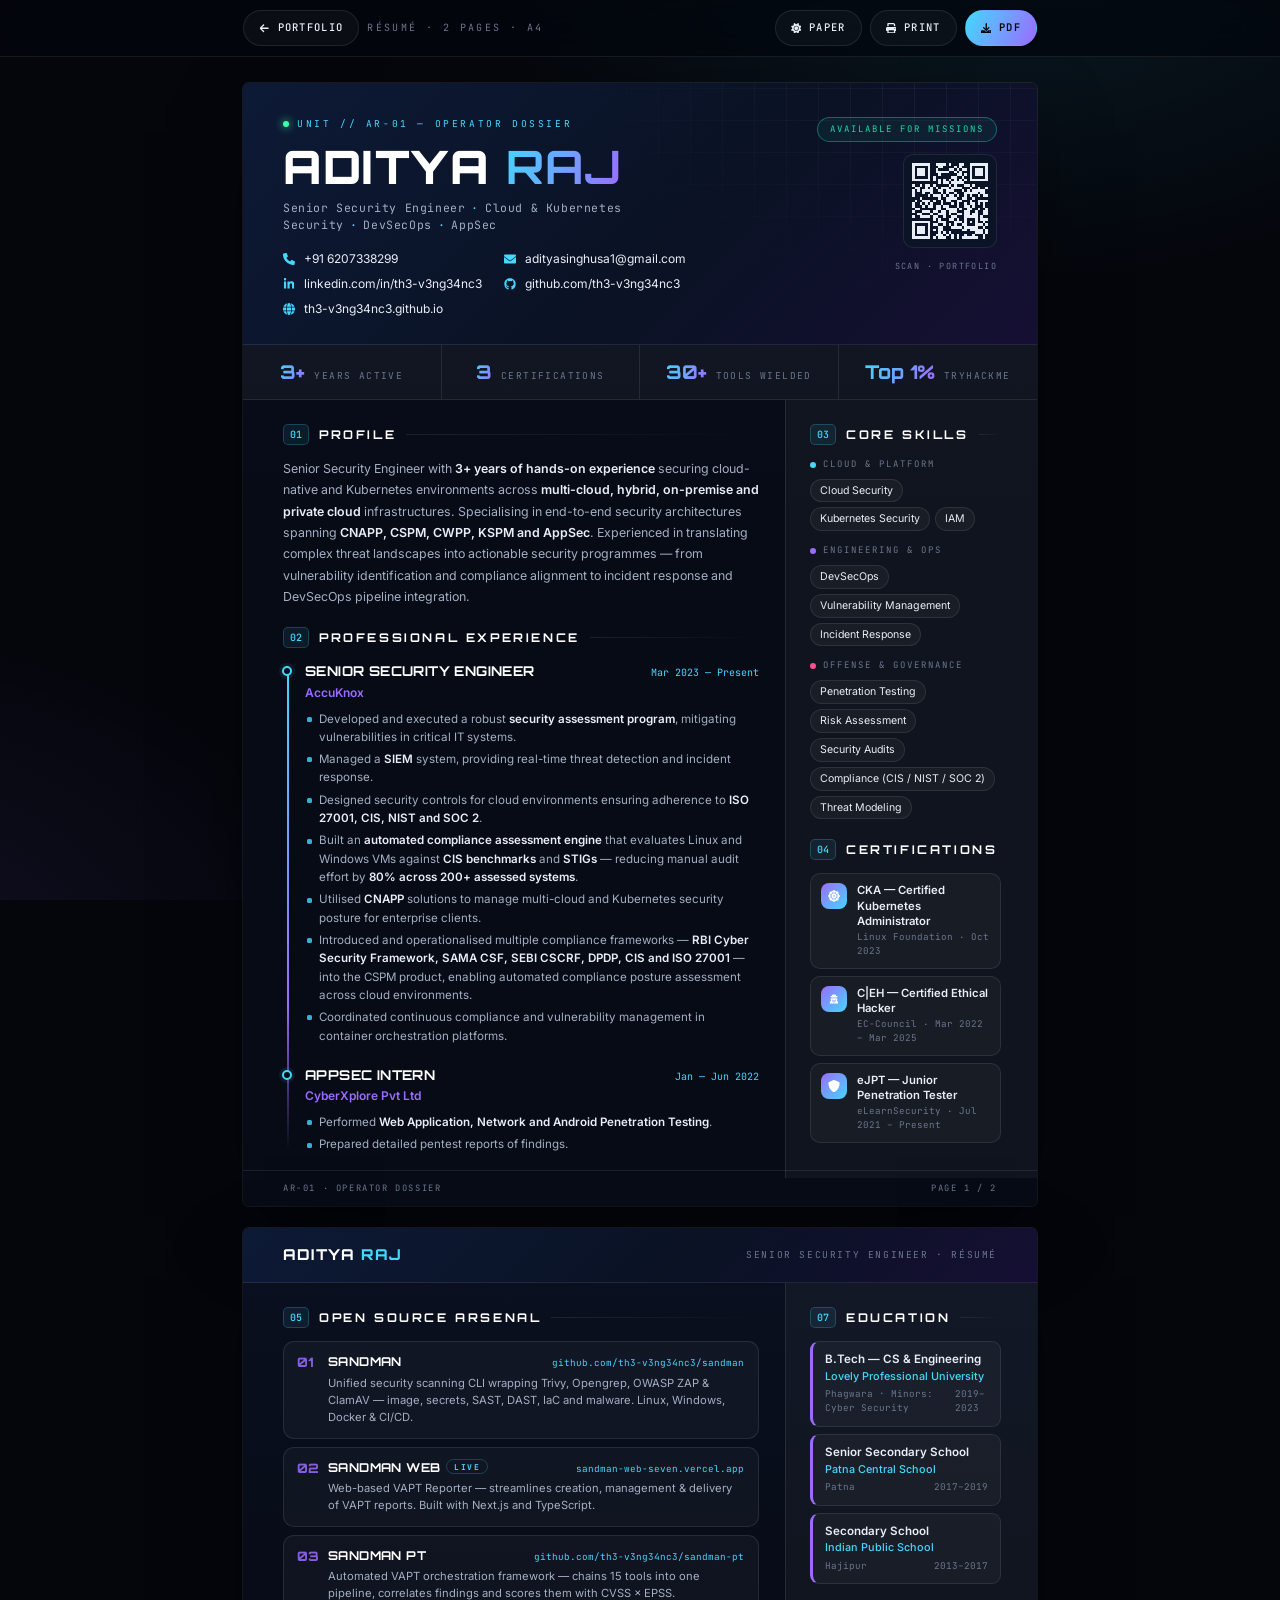
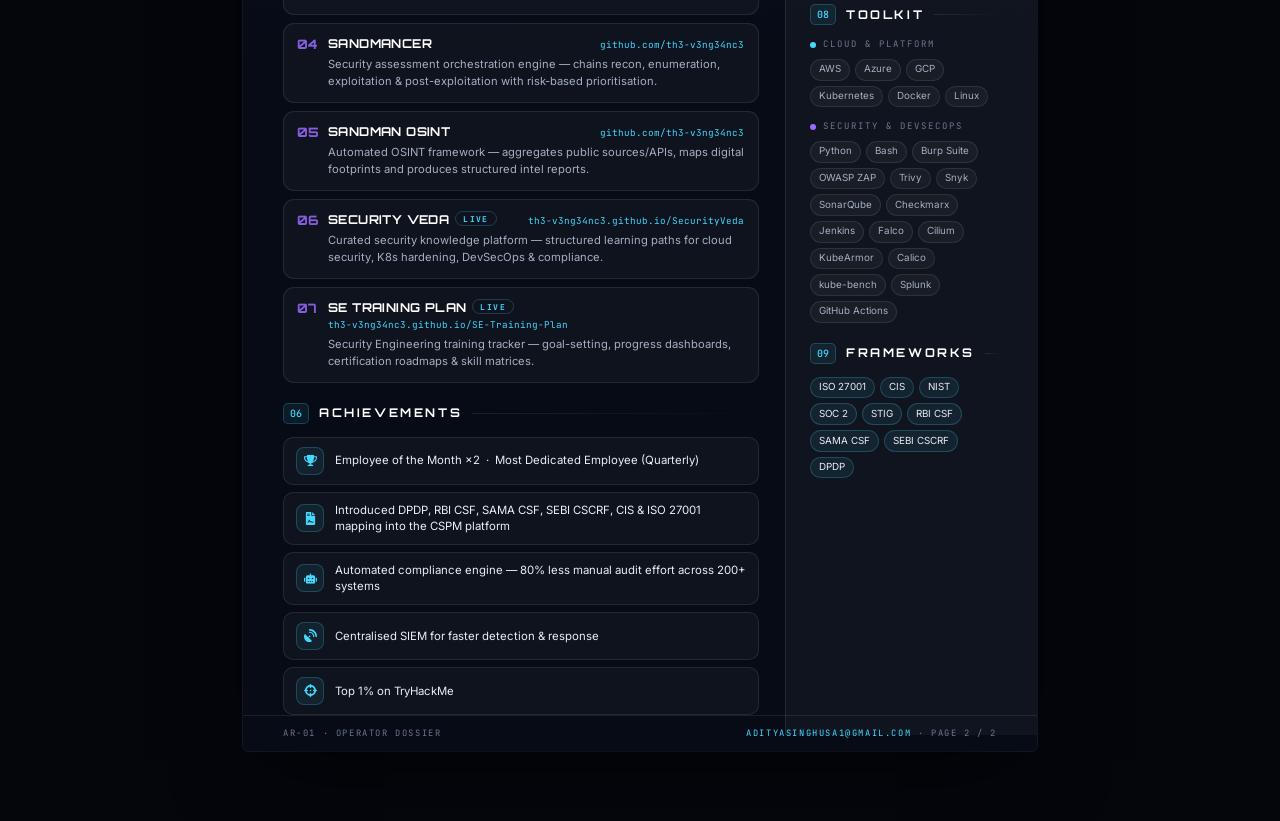
<file: img/cv.html>
<!DOCTYPE html>
<html lang="en" data-theme="dark">
<head>
<meta charset="utf-8">
<title>Aditya Raj — Senior Security Engineer · Résumé</title>
<meta name="viewport" content="width=device-width,initial-scale=1">
<meta name="description" content="Résumé of Aditya Raj (th3-v3ng34nc3), Senior Security Engineer at AccuKnox — cloud and Kubernetes security, DevSecOps, application security and compliance.">
<meta name="theme-color" content="#04060c">
<link rel="icon" href="data:image/svg+xml,%3Csvg xmlns='http://www.w3.org/2000/svg' viewBox='0 0 32 32'%3E%3Ccircle cx='16' cy='16' r='9' fill='%2344d8ff'/%3E%3C/svg%3E">
<link rel="preconnect" href="https://fonts.googleapis.com"><link rel="preconnect" href="https://fonts.gstatic.com" crossorigin>
<link href="https://fonts.googleapis.com/css2?family=Orbitron:wght@600;800;900&family=Inter:wght@400;500;600;700&family=JetBrains+Mono:wght@400;500;600&display=swap" rel="stylesheet">
<style>
:root{
  --f-d:'Orbitron',system-ui,sans-serif; --f-b:'Inter',system-ui,sans-serif; --f-m:'JetBrains Mono',ui-monospace,monospace;
  --blue:#44d8ff; --violet:#9b6bff; --teal:#22e6cc; --rose:#ff4f8f; --amber:#e8b64c;
}
/* two sheet themes: dark glass on screen, ink-friendly paper for print */
[data-theme="dark"]{
  --page:#04060c; --sheet:#070b16; --sheet2:#0a1020; --ink:#e9edf5; --ink2:#a4aec2; --ink3:#6b768d;
  --line:rgba(255,255,255,.085); --card:rgba(255,255,255,.035); --card-b:rgba(255,255,255,.09);
  --acc:var(--blue); --acc2:var(--violet); --hi:#fff; --chip:rgba(68,216,255,.08); --chip-b:rgba(68,216,255,.22);
  --hd-bg:linear-gradient(135deg,#0d1a36 0%,#0a1224 55%,#150f33 100%); --qr:#e9edf5; --qr-bg:#0b1326;
}
[data-theme="paper"]{
  --page:#dfe4ec; --sheet:#ffffff; --sheet2:#f4f7fb; --ink:#0f1a2e; --ink2:#44526b; --ink3:#7a879c;
  --line:rgba(15,26,46,.13); --card:#f5f8fc; --card-b:rgba(15,26,46,.12);
  --acc:#0a6fb0; --acc2:#5b3fd4; --hi:#050b18; --chip:rgba(10,111,176,.08); --chip-b:rgba(10,111,176,.28);
  --hd-bg:linear-gradient(135deg,#eaf3fb 0%,#f3f6fc 60%,#efeafd 100%); --qr:#0f1a2e; --qr-bg:#fff;
}
*,*::before,*::after{ box-sizing:border-box; margin:0; padding:0; }
html{ -webkit-text-size-adjust:100%; }
body{ font-family:var(--f-b); color:var(--ink); background:var(--page); line-height:1.5; -webkit-font-smoothing:antialiased;
  background-image:radial-gradient(900px 600px at 80% -10%, rgba(68,216,255,.10), transparent 62%), radial-gradient(800px 600px at -10% 110%, rgba(155,107,255,.10), transparent 60%); background-attachment:fixed; }
[data-theme="paper"] body{ background-image:none; }
a{ color:inherit; text-decoration:none; }
button{ font:inherit; color:inherit; background:none; border:0; cursor:pointer; }
ul{ list-style:none; }
.ic{ display:inline-block; width:1em; height:1em; vertical-align:-.14em; fill:currentColor; flex-shrink:0; }
:focus-visible{ outline:2px solid var(--acc); outline-offset:3px; border-radius:6px; }

/* ── toolbar (screen only) ── */
.bar{ position:sticky; top:0; z-index:20; display:flex; align-items:center; justify-content:space-between; gap:12px; padding:10px max(14px,calc((100vw - 794px)/2));
  background:rgba(4,6,12,.72); -webkit-backdrop-filter:blur(18px) saturate(160%); backdrop-filter:blur(18px) saturate(160%); border-bottom:1px solid rgba(255,255,255,.08); }
[data-theme="paper"] .bar{ background:rgba(240,244,250,.82); border-bottom-color:rgba(15,26,46,.12); }
.bar-l,.bar-r{ display:flex; align-items:center; gap:8px; }
.bar-t{ font-family:var(--f-m); font-size:10px; letter-spacing:2.4px; text-transform:uppercase; color:var(--ink3); }
.btn{ display:inline-flex; align-items:center; gap:8px; padding:9px 15px; border-radius:999px; font-family:var(--f-m); font-size:10.5px; font-weight:500; letter-spacing:1.3px; text-transform:uppercase;
  border:1px solid var(--card-b); background:var(--card); color:var(--ink); transition:transform .2s, border-color .2s, background .2s; }
.btn:hover{ transform:translateY(-1px); border-color:var(--acc); }
.btn.pri{ background:linear-gradient(115deg,var(--blue),var(--violet)); color:#04060c; border-color:transparent; font-weight:600; }
[data-theme="paper"] .btn.pri{ color:#fff; background:linear-gradient(115deg,#0a6fb0,#5b3fd4); }

/* ── stage: sheets sit on A4 (794×1123 css px) and zoom to fit narrow screens ── */
.stage{ display:grid; gap:22px; justify-content:center; padding:26px 0 70px; zoom:var(--fit,1); }
.sheet{ position:relative; width:794px; height:1123px; overflow:hidden; background:var(--sheet); color:var(--ink); border-radius:6px;
  box-shadow:0 30px 80px -20px rgba(0,0,0,.65), 0 0 0 1px var(--line); display:flex; flex-direction:column; }
[data-theme="dark"] .sheet{ background:linear-gradient(180deg,var(--sheet2),var(--sheet) 38%); }

/* header */
.hd{ position:relative; display:flex; justify-content:space-between; gap:24px; padding:34px 40px 26px; background:var(--hd-bg); border-bottom:1px solid var(--line); overflow:hidden; }
.hd::before{ content:''; position:absolute; inset:0; pointer-events:none; opacity:.55;
  background:repeating-linear-gradient(0deg,transparent 0 31px,var(--line) 31px 32px), repeating-linear-gradient(90deg,transparent 0 31px,var(--line) 31px 32px);
  -webkit-mask-image:radial-gradient(ellipse 70% 120% at 85% 0%,#000,transparent 70%); mask-image:radial-gradient(ellipse 70% 120% at 85% 0%,#000,transparent 70%); }
.hd > *{ position:relative; }
.call{ display:flex; align-items:center; gap:8px; font-family:var(--f-m); font-size:9.5px; letter-spacing:2.6px; text-transform:uppercase; color:var(--acc); margin-bottom:12px; }
.dot{ width:6px; height:6px; border-radius:50%; background:#3dffa8; box-shadow:0 0 8px #3dffa8; }
h1{ font-family:var(--f-d); font-weight:900; font-size:46px; line-height:1; letter-spacing:1.5px; text-transform:uppercase; color:var(--hi); }
h1 b{ background:linear-gradient(110deg,var(--acc),var(--acc2)); -webkit-background-clip:text; background-clip:text; color:transparent; }
.role{ font-family:var(--f-m); font-size:11.5px; letter-spacing:.6px; color:var(--ink2); margin:10px 0 16px; }
.role i{ color:var(--acc); font-style:normal; margin:0 6px; }
.contact{ display:grid; grid-template-columns:auto auto; gap:7px 22px; width:max-content; }
.contact a{ display:flex; align-items:center; gap:9px; font-size:12px; color:var(--ink); }
.contact .ic{ color:var(--acc); font-size:12px; }
.hd-r{ display:flex; flex-direction:column; align-items:flex-end; gap:12px; flex-shrink:0; }
.pill{ font-family:var(--f-m); font-size:9px; letter-spacing:2px; text-transform:uppercase; color:#1fd6a8; padding:5px 12px; border-radius:99px; border:1px solid rgba(31,214,168,.4); background:rgba(31,214,168,.08); }
[data-theme="paper"] .pill{ color:#0a8a68; border-color:rgba(10,138,104,.4); background:rgba(10,138,104,.08); }
.qr{ width:94px; padding:8px; border-radius:10px; background:var(--qr-bg); color:var(--qr); border:1px solid var(--card-b); }
.qr svg{ display:block; width:100%; height:auto; }
.qr-c{ font-family:var(--f-m); font-size:8.5px; letter-spacing:1.4px; text-transform:uppercase; color:var(--ink3); text-align:right; }

/* stats strip */
.stats{ display:grid; grid-template-columns:repeat(4,1fr); border-bottom:1px solid var(--line); background:var(--card); }
.stat{ display:flex; align-items:baseline; justify-content:center; gap:9px; padding:13px 8px; border-right:1px solid var(--line); }
.stat:last-child{ border-right:0; }
.stat b{ font-family:var(--f-d); font-weight:800; font-size:19px; background:linear-gradient(110deg,var(--acc),var(--acc2)); -webkit-background-clip:text; background-clip:text; color:transparent; }
.stat span{ font-family:var(--f-m); font-size:9.5px; letter-spacing:1.4px; text-transform:uppercase; color:var(--ink3); }

/* body columns */
.cols{ flex:1; display:grid; grid-template-columns:1fr 252px; min-height:0; }
.main{ padding:24px 26px 20px 40px; }
.side{ padding:24px 36px 20px 24px; border-left:1px solid var(--line); background:var(--card); }
section + section{ margin-top:20px; }
h2{ display:flex; align-items:center; gap:10px; font-family:var(--f-d); font-weight:700; font-size:12px; letter-spacing:2.6px; text-transform:uppercase; color:var(--hi); margin-bottom:13px; }
h2 span{ font-family:var(--f-m); font-weight:500; font-size:10px; letter-spacing:0; color:var(--acc); padding:2px 6px; border:1px solid var(--chip-b); border-radius:5px; background:var(--chip); }
h2::after{ content:''; flex:1; height:1px; background:linear-gradient(90deg,var(--line),transparent); }
p.sum{ font-size:12.4px; line-height:1.72; color:var(--ink2); }
p.sum strong{ color:var(--ink); font-weight:600; }

/* experience timeline */
.tl{ position:relative; padding-left:22px; }
.tl::before{ content:''; position:absolute; left:4px; top:6px; bottom:4px; width:2px; border-radius:2px; background:linear-gradient(180deg,var(--acc),var(--acc2) 70%,transparent); }
.job{ position:relative; padding-bottom:16px; }
.job:last-child{ padding-bottom:0; }
.job::before{ content:''; position:absolute; left:-23px; top:5px; width:10px; height:10px; border-radius:50%; background:var(--sheet); border:2px solid var(--acc); box-shadow:0 0 0 3px var(--chip); }
.job-h{ display:flex; justify-content:space-between; align-items:baseline; gap:10px; }
.job h3{ font-family:var(--f-d); font-weight:700; font-size:13.5px; letter-spacing:.4px; color:var(--hi); text-transform:uppercase; }
.dt{ font-family:var(--f-m); font-size:10px; color:var(--acc); white-space:nowrap; }
.org{ font-size:12px; font-weight:600; color:var(--acc2); margin:2px 0 8px; }
.org small{ font-family:var(--f-m); font-weight:400; font-size:10px; color:var(--ink3); margin-left:6px; }
.job li{ position:relative; font-size:11.6px; line-height:1.58; color:var(--ink2); padding-left:14px; margin-bottom:4px; }
.job li::before{ content:''; position:absolute; left:2px; top:.62em; width:5px; height:5px; border-radius:1.5px; background:var(--acc); opacity:.8; }
.job li strong{ color:var(--ink); font-weight:600; }

/* sidebar blocks */
.sg + .sg{ margin-top:13px; }
.sg-l{ display:flex; align-items:center; gap:7px; font-family:var(--f-m); font-size:9px; letter-spacing:2px; text-transform:uppercase; color:var(--ink3); margin-bottom:7px; }
.sg-l::before{ content:''; width:6px; height:6px; border-radius:50%; background:var(--c,var(--acc)); }
.chips{ display:flex; flex-wrap:wrap; gap:5px; }
.chips span{ font-size:10.6px; padding:3px 9px; border-radius:99px; border:1px solid var(--card-b); background:var(--sheet); color:var(--ink); }
[data-theme="dark"] .chips span{ background:rgba(255,255,255,.04); }
.chips.sm span{ font-size:9.8px; padding:2.5px 8px; color:var(--ink2); }
.chips.fw span{ border-color:var(--chip-b); background:var(--chip); color:var(--ink); }

.cert{ display:flex; gap:10px; align-items:flex-start; padding:9px 10px; border:1px solid var(--card-b); border-radius:10px; background:var(--sheet); margin-bottom:7px; }
[data-theme="dark"] .cert{ background:rgba(255,255,255,.035); }
.cert .ci{ width:26px; height:26px; border-radius:8px; display:grid; place-items:center; color:#fff; font-size:12px; flex-shrink:0; background:linear-gradient(135deg,var(--acc2),var(--acc)); }
.cert h4{ font-size:11.3px; font-weight:600; line-height:1.35; color:var(--ink); }
.cert p{ font-family:var(--f-m); font-size:9.2px; color:var(--ink3); margin-top:2px; }

/* page 2 */
.slim{ display:flex; justify-content:space-between; align-items:center; padding:16px 40px; background:var(--hd-bg); border-bottom:1px solid var(--line); }
.slim b{ font-family:var(--f-d); font-weight:800; font-size:15px; letter-spacing:1.2px; text-transform:uppercase; color:var(--hi); }
.slim b i{ font-style:normal; color:var(--acc); }
.slim span{ font-family:var(--f-m); font-size:9.5px; letter-spacing:1.6px; text-transform:uppercase; color:var(--ink3); }

.proj{ position:relative; padding:11px 14px 11px 44px; border:1px solid var(--card-b); border-radius:11px; background:var(--card); margin-bottom:8px; break-inside:avoid; }
.proj .n{ position:absolute; left:13px; top:11px; font-family:var(--f-d); font-weight:800; font-size:13px; color:var(--acc2); opacity:.85; }
.proj-h{ display:flex; flex-wrap:wrap; align-items:baseline; justify-content:space-between; gap:2px 8px; }
.proj h4{ font-family:var(--f-d); font-weight:700; font-size:12.2px; letter-spacing:.4px; text-transform:uppercase; color:var(--hi); }
.proj .lk{ font-family:var(--f-m); font-size:9.3px; color:var(--acc); }
.proj .tag{ font-family:var(--f-m); font-size:8px; letter-spacing:1.4px; text-transform:uppercase; padding:1.5px 7px; border-radius:99px; border:1px solid var(--chip-b); color:var(--acc); margin-left:6px; vertical-align:2px; }
.proj p{ font-size:11.2px; line-height:1.55; color:var(--ink2); margin-top:3px; }

.edu{ padding:10px 12px; border:1px solid var(--card-b); border-left:3px solid var(--acc2); border-radius:9px; background:var(--sheet); margin-bottom:7px; }
[data-theme="dark"] .edu{ background:rgba(255,255,255,.035); }
.edu h4{ font-size:11.6px; font-weight:600; color:var(--ink); line-height:1.35; }
.edu .s{ font-size:10.8px; color:var(--acc); font-weight:500; margin-top:1px; }
.edu .m{ display:flex; justify-content:space-between; gap:8px; font-family:var(--f-m); font-size:9.3px; color:var(--ink3); margin-top:3px; }

.ach{ display:grid; gap:7px; }
.ach li{ display:flex; gap:11px; align-items:center; padding:9px 12px; border:1px solid var(--card-b); border-radius:10px; background:var(--card); font-size:11.4px; line-height:1.45; color:var(--ink); }
.ach .ai{ width:28px; height:28px; border-radius:8px; display:grid; place-items:center; flex-shrink:0; font-size:13px; color:var(--acc); background:var(--chip); border:1px solid var(--chip-b); }

.ft{ display:flex; justify-content:space-between; padding:11px 40px; border-top:1px solid var(--line); font-family:var(--f-m); font-size:8.8px; letter-spacing:1.6px; text-transform:uppercase; color:var(--ink3); }
.ft a{ color:var(--acc); }

/* ── print: always the paper sheet, A4, no chrome ── */
@page{ size:A4; margin:0; }
@media print{
  :root,[data-theme]{ color-scheme:light; }
  html,body{ background:#fff !important; }
  body{ background-image:none !important; -webkit-print-color-adjust:exact; print-color-adjust:exact; }
  .bar{ display:none !important; }
  .stage{ zoom:1 !important; display:block; padding:0; }
  .sheet{ box-shadow:none !important; border-radius:0 !important; page-break-after:always; break-after:page; margin:0; }
  .sheet:last-child{ page-break-after:auto; break-after:auto; }
  /* gradient-clipped text rasterises with box artefacts in PDF — solid ink in print */
  h1 b, .stat b{ background:none !important; -webkit-background-clip:border-box !important; background-clip:border-box !important; color:var(--acc) !important; -webkit-text-fill-color:var(--acc) !important; }
}
@media (max-width:560px){ .bar-t{ display:none; } .btn{ padding:8px 12px; } }
</style>
</head>
<body>
<svg width="0" height="0" style="position:absolute" aria-hidden="true" focusable="false">
<symbol id="i-phone" viewBox="0 0 512 512"><path d="M511.2 387l-23.25 100.8c-3.266 14.25-15.79 24.22-30.46 24.22C205.2 512 0 306.8 0 54.5c0-14.66 9.969-27.2 24.22-30.45l100.8-23.25C139.7-2.602 154.7 5.018 160.8 18.92l46.52 108.5c5.438 12.78 1.77 27.67-8.98 36.45L144.5 207.1c33.98 69.22 90.26 125.5 159.5 159.5l44.08-53.8c8.688-10.78 23.69-14.51 36.47-8.975l108.5 46.51C506.1 357.2 514.6 372.4 511.2 387z"/></symbol>
<symbol id="i-github" viewBox="0 0 496 512"><path d="M165.9 397.4c0 2-2.3 3.6-5.2 3.6-3.3.3-5.6-1.3-5.6-3.6 0-2 2.3-3.6 5.2-3.6 3-.3 5.6 1.3 5.6 3.6zm-31.1-4.5c-.7 2 1.3 4.3 4.3 4.9 2.6 1 5.6 0 6.2-2s-1.3-4.3-4.3-5.2c-2.6-.7-5.5.3-6.2 2.3zm44.2-1.7c-2.9.7-4.9 2.6-4.6 4.9.3 2 2.9 3.3 5.9 2.6 2.9-.7 4.9-2.6 4.6-4.6-.3-1.9-3-3.2-5.9-2.9zM244.8 8C106.1 8 0 113.3 0 252c0 110.9 69.8 205.8 169.5 239.2 12.8 2.3 17.3-5.6 17.3-12.1 0-6.2-.3-40.4-.3-61.4 0 0-70 15-84.7-29.8 0 0-11.4-29.1-27.8-36.6 0 0-22.9-15.7 1.6-15.4 0 0 24.9 2 38.6 25.8 21.9 38.6 58.6 27.5 72.9 20.9 2.3-16 8.8-27.1 16-33.7-55.9-6.2-112.3-14.3-112.3-110.5 0-27.5 7.6-41.3 23.6-58.9-2.6-6.5-11.1-33.3 2.6-67.9 20.9-6.5 69 27 69 27 20-5.6 41.5-8.5 62.8-8.5s42.8 2.9 62.8 8.5c0 0 48.1-33.6 69-27 13.7 34.7 5.2 61.4 2.6 67.9 16 17.7 25.8 31.5 25.8 58.9 0 96.5-58.9 104.2-114.8 110.5 9.2 7.9 17 22.9 17 46.4 0 33.7-.3 75.4-.3 83.6 0 6.5 4.6 14.4 17.3 12.1C428.2 457.8 496 362.9 496 252 496 113.3 383.5 8 244.8 8zM97.2 352.9c-1.3 1-1 3.3.7 5.2 1.6 1.6 3.9 2.3 5.2 1 1.3-1 1-3.3-.7-5.2-1.6-1.6-3.9-2.3-5.2-1zm-10.8-8.1c-.7 1.3.3 2.9 2.3 3.9 1.6 1 3.6.7 4.3-.7.7-1.3-.3-2.9-2.3-3.9-2-.6-3.6-.3-4.3.7zm32.4 35.6c-1.6 1.3-1 4.3 1.3 6.2 2.3 2.3 5.2 2.6 6.5 1 1.3-1.3.7-4.3-1.3-6.2-2.2-2.3-5.2-2.6-6.5-1zm-11.4-14.7c-1.6 1-1.6 3.6 0 5.9 1.6 2.3 4.3 3.3 5.6 2.3 1.6-1.3 1.6-3.9 0-6.2-1.4-2.3-4-3.3-5.6-2z"/></symbol>
<symbol id="i-linkedin-in" viewBox="0 0 448 512"><path d="M100.28 448H7.4V148.9h92.88zM53.79 108.1C24.09 108.1 0 83.5 0 53.8a53.79 53.79 0 0 1 107.58 0c0 29.7-24.1 54.3-53.79 54.3zM447.9 448h-92.68V302.4c0-34.7-.7-79.2-48.29-79.2-48.29 0-55.69 37.7-55.69 76.7V448h-92.78V148.9h89.08v40.8h1.3c12.4-23.5 42.69-48.3 87.88-48.3 94 0 111.28 61.9 111.28 142.3V448z"/></symbol>
<symbol id="i-briefcase" viewBox="0 0 512 512"><path d="M320 336c0 8.844-7.156 16-16 16h-96C199.2 352 192 344.8 192 336V288H0v144C0 457.6 22.41 480 48 480h416c25.59 0 48-22.41 48-48V288h-192V336zM464 96H384V48C384 22.41 361.6 0 336 0h-160C150.4 0 128 22.41 128 48V96H48C22.41 96 0 118.4 0 144V256h512V144C512 118.4 489.6 96 464 96zM336 96h-160V48h160V96z"/></symbol>
<symbol id="i-certificate" viewBox="0 0 512 512"><path d="M256 53.46L300.1 7.261C307 1.034 315.1-1.431 324.4 .8185C332.8 3.068 339.3 9.679 341.4 18.1L357.3 80.6L419.3 63.07C427.7 60.71 436.7 63.05 442.8 69.19C448.1 75.34 451.3 84.33 448.9 92.69L431.4 154.7L493.9 170.6C502.3 172.7 508.9 179.2 511.2 187.6C513.4 196 510.1 204.1 504.7 211L458.5 256L504.7 300.1C510.1 307 513.4 315.1 511.2 324.4C508.9 332.8 502.3 339.3 493.9 341.4L431.4 357.3L448.9 419.3C451.3 427.7 448.1 436.7 442.8 442.8C436.7 448.1 427.7 451.3 419.3 448.9L357.3 431.4L341.4 493.9C339.3 502.3 332.8 508.9 324.4 511.2C315.1 513.4 307 510.1 300.1 504.7L256 458.5L211 504.7C204.1 510.1 196 513.4 187.6 511.2C179.2 508.9 172.7 502.3 170.6 493.9L154.7 431.4L92.69 448.9C84.33 451.3 75.34 448.1 69.19 442.8C63.05 436.7 60.71 427.7 63.07 419.3L80.6 357.3L18.1 341.4C9.679 339.3 3.068 332.8 .8186 324.4C-1.431 315.1 1.034 307 7.261 300.1L53.46 256L7.261 211C1.034 204.1-1.431 196 .8186 187.6C3.068 179.2 9.679 172.7 18.1 170.6L80.6 154.7L63.07 92.69C60.71 84.33 63.05 75.34 69.19 69.19C75.34 63.05 84.33 60.71 92.69 63.07L154.7 80.6L170.6 18.1C172.7 9.679 179.2 3.068 187.6 .8185C196-1.431 204.1 1.034 211 7.261L256 53.46z"/></symbol>
<symbol id="i-crosshairs" viewBox="0 0 512 512"><path d="M224 256C224 238.3 238.3 224 256 224C273.7 224 288 238.3 288 256C288 273.7 273.7 288 256 288C238.3 288 224 273.7 224 256zM256 0C273.7 0 288 14.33 288 32V42.35C381.7 56.27 455.7 130.3 469.6 224H480C497.7 224 512 238.3 512 256C512 273.7 497.7 288 480 288H469.6C455.7 381.7 381.7 455.7 288 469.6V480C288 497.7 273.7 512 256 512C238.3 512 224 497.7 224 480V469.6C130.3 455.7 56.27 381.7 42.35 288H32C14.33 288 0 273.7 0 256C0 238.3 14.33 224 32 224H42.35C56.27 130.3 130.3 56.27 224 42.35V32C224 14.33 238.3 0 256 0V0zM224 404.6V384C224 366.3 238.3 352 256 352C273.7 352 288 366.3 288 384V404.6C346.3 392.1 392.1 346.3 404.6 288H384C366.3 288 352 273.7 352 256C352 238.3 366.3 224 384 224H404.6C392.1 165.7 346.3 119.9 288 107.4V128C288 145.7 273.7 160 256 160C238.3 160 224 145.7 224 128V107.4C165.7 119.9 119.9 165.7 107.4 224H128C145.7 224 160 238.3 160 256C160 273.7 145.7 288 128 288H107.4C119.9 346.3 165.7 392.1 224 404.6z"/></symbol>
<symbol id="i-trophy" viewBox="0 0 576 512"><path d="M572.1 82.38C569.5 71.59 559.8 64 548.7 64h-100.8c.2422-12.45 .1078-23.7-.1559-33.02C447.3 13.63 433.2 0 415.8 0H160.2C142.8 0 128.7 13.63 128.2 30.98C127.1 40.3 127.8 51.55 128.1 64H27.26C16.16 64 6.537 71.59 3.912 82.38C3.1 85.78-15.71 167.2 37.07 245.9c37.44 55.82 100.6 95.03 187.5 117.4c18.7 4.805 31.41 22.06 31.41 41.37C256 428.5 236.5 448 212.6 448H208c-26.51 0-47.99 21.49-47.99 48c0 8.836 7.163 16 15.1 16h223.1c8.836 0 15.1-7.164 15.1-16c0-26.51-21.48-48-47.99-48h-4.644c-23.86 0-43.36-19.5-43.36-43.35c0-19.31 12.71-36.57 31.41-41.37c86.96-22.34 150.1-61.55 187.5-117.4C591.7 167.2 572.9 85.78 572.1 82.38zM77.41 219.8C49.47 178.6 47.01 135.7 48.38 112h80.39c5.359 59.62 20.35 131.1 57.67 189.1C137.4 281.6 100.9 254.4 77.41 219.8zM498.6 219.8c-23.44 34.6-59.94 61.75-109 81.22C426.9 243.1 441.9 171.6 447.2 112h80.39C528.1 135.7 526.5 178.7 498.6 219.8z"/></symbol>
<symbol id="i-medal" viewBox="0 0 512 512"><path d="M223.7 130.8L149.1 7.77C147.1 2.949 141.9 0 136.3 0H16.03c-12.95 0-20.53 14.58-13.1 25.18l111.3 158.9C143.9 156.4 181.7 137.3 223.7 130.8zM256 160c-97.25 0-176 78.75-176 176S158.8 512 256 512s176-78.75 176-176S353.3 160 256 160zM348.5 317.3l-37.88 37l8.875 52.25c1.625 9.25-8.25 16.5-16.63 12l-46.88-24.62L209.1 418.5c-8.375 4.5-18.25-2.75-16.63-12l8.875-52.25l-37.88-37C156.6 310.6 160.5 299 169.9 297.6l52.38-7.625L245.7 242.5c2-4.25 6.125-6.375 10.25-6.375S264.2 238.3 266.2 242.5l23.5 47.5l52.38 7.625C351.6 299 355.4 310.6 348.5 317.3zM495.1 0H375.7c-5.621 0-10.83 2.949-13.72 7.77l-73.76 122.1c42 6.5 79.88 25.62 109.5 53.38l111.3-158.9C516.5 14.58 508.9 0 495.1 0z"/></symbol>
<symbol id="i-file-contract" viewBox="0 0 384 512"><path d="M256 0v128h128L256 0zM224 128L224 0H48C21.49 0 0 21.49 0 48v416C0 490.5 21.49 512 48 512h288c26.51 0 48-21.49 48-48V160h-127.1C238.3 160 224 145.7 224 128zM64 72C64 67.63 67.63 64 72 64h80C156.4 64 160 67.63 160 72v16C160 92.38 156.4 96 152 96h-80C67.63 96 64 92.38 64 88V72zM64 136C64 131.6 67.63 128 72 128h80C156.4 128 160 131.6 160 136v16C160 156.4 156.4 160 152 160h-80C67.63 160 64 156.4 64 152V136zM304 384c8.875 0 16 7.125 16 16S312.9 416 304 416h-47.25c-16.38 0-31.25-9.125-38.63-23.88c-2.875-5.875-8-6.5-10.12-6.5s-7.25 .625-10 6.125l-7.75 15.38C187.6 412.6 181.1 416 176 416H174.9c-6.5-.5-12-4.75-14-11L144 354.6L133.4 386.5C127.5 404.1 111 416 92.38 416H80C71.13 416 64 408.9 64 400S71.13 384 80 384h12.38c4.875 0 9.125-3.125 10.62-7.625l18.25-54.63C124.5 311.9 133.6 305.3 144 305.3s19.5 6.625 22.75 16.5l13.88 41.63c19.75-16.25 54.13-9.75 66 14.12c2 4 6 6.5 10.12 6.5H304z"/></symbol>
<symbol id="i-robot" viewBox="0 0 640 512"><path d="M9.375 233.4C3.375 239.4 0 247.5 0 256v128c0 8.5 3.375 16.62 9.375 22.62S23.5 416 32 416h32V224H32C23.5 224 15.38 227.4 9.375 233.4zM464 96H352V32c0-17.62-14.38-32-32-32S288 14.38 288 32v64H176C131.8 96 96 131.8 96 176V448c0 35.38 28.62 64 64 64h320c35.38 0 64-28.62 64-64V176C544 131.8 508.3 96 464 96zM256 416H192v-32h64V416zM224 296C201.9 296 184 278.1 184 256S201.9 216 224 216S264 233.9 264 256S246.1 296 224 296zM352 416H288v-32h64V416zM448 416h-64v-32h64V416zM416 296c-22.12 0-40-17.88-40-40S393.9 216 416 216S456 233.9 456 256S438.1 296 416 296zM630.6 233.4C624.6 227.4 616.5 224 608 224h-32v192h32c8.5 0 16.62-3.375 22.62-9.375S640 392.5 640 384V256C640 247.5 636.6 239.4 630.6 233.4z"/></symbol>
<symbol id="i-satellite-dish" viewBox="0 0 512 512"><path d="M216 104C202.8 104 192 114.8 192 128s10.75 24 24 24c79.41 0 144 64.59 144 144C360 309.3 370.8 320 384 320s24-10.75 24-24C408 190.1 321.9 104 216 104zM224 0C206.3 0 192 14.31 192 32s14.33 32 32 32c123.5 0 224 100.5 224 224c0 17.69 14.33 32 32 32s32-14.31 32-32C512 129.2 382.8 0 224 0zM188.9 346l27.37-27.37c2.625 .625 5.059 1.506 7.809 1.506c17.75 0 31.99-14.26 31.99-32c0-17.62-14.24-32.01-31.99-32.01c-17.62 0-31.99 14.38-31.99 32.01c0 2.875 .8099 5.25 1.56 7.875L166.2 323.4L49.37 206.5c-7.25-7.25-20.12-6-24.1 3c-41.75 77.88-29.88 176.7 35.75 242.4c65.62 65.62 164.6 77.5 242.4 35.75c9.125-5 10.38-17.75 3-25L188.9 346z"/></symbol>
<symbol id="i-graduation-cap" viewBox="0 0 640 512"><path d="M623.1 136.9l-282.7-101.2c-13.73-4.91-28.7-4.91-42.43 0L16.05 136.9C6.438 140.4 0 149.6 0 160s6.438 19.65 16.05 23.09L76.07 204.6c-11.89 15.8-20.26 34.16-24.55 53.95C40.05 263.4 32 274.8 32 288c0 9.953 4.814 18.49 11.94 24.36l-24.83 149C17.48 471.1 25 480 34.89 480H93.11c9.887 0 17.41-8.879 15.78-18.63l-24.83-149C91.19 306.5 96 297.1 96 288c0-10.29-5.174-19.03-12.72-24.89c4.252-17.76 12.88-33.82 24.94-47.03l190.6 68.23c13.73 4.91 28.7 4.91 42.43 0l282.7-101.2C633.6 179.6 640 170.4 640 160S633.6 140.4 623.1 136.9zM351.1 314.4C341.7 318.1 330.9 320 320 320c-10.92 0-21.69-1.867-32-5.555L142.8 262.5L128 405.3C128 446.6 213.1 480 320 480c105.1 0 192-33.4 192-74.67l-14.78-142.9L351.1 314.4z"/></symbol>
<symbol id="i-external-link-alt" viewBox="0 0 512 512"><path d="M384 320c-17.67 0-32 14.33-32 32v96H64V160h96c17.67 0 32-14.32 32-32s-14.33-32-32-32L64 96c-35.35 0-64 28.65-64 64V448c0 35.34 28.65 64 64 64h288c35.35 0 64-28.66 64-64v-96C416 334.3 401.7 320 384 320zM488 0H352c-12.94 0-24.62 7.797-29.56 19.75c-4.969 11.97-2.219 25.72 6.938 34.88L370.8 96L169.4 297.4c-12.5 12.5-12.5 32.75 0 45.25C175.6 348.9 183.8 352 192 352s16.38-3.125 22.62-9.375L416 141.3l41.38 41.38c9.156 9.141 22.88 11.84 34.88 6.938C504.2 184.6 512 172.9 512 160V24C512 10.74 501.3 0 488 0z"/></symbol>
<symbol id="i-arrow-right" viewBox="0 0 448 512"><path d="M438.6 278.6l-160 160C272.4 444.9 264.2 448 256 448s-16.38-3.125-22.62-9.375c-12.5-12.5-12.5-32.75 0-45.25L338.8 288H32C14.33 288 .0016 273.7 .0016 256S14.33 224 32 224h306.8l-105.4-105.4c-12.5-12.5-12.5-32.75 0-45.25s32.75-12.5 45.25 0l160 160C451.1 245.9 451.1 266.1 438.6 278.6z"/></symbol>
<symbol id="i-user-secret" viewBox="0 0 448 512"><path d="M377.7 338.8l37.15-92.87C419 235.4 411.3 224 399.1 224h-57.48C348.5 209.2 352 193 352 176c0-4.117-.8359-8.057-1.217-12.08C390.7 155.1 416 142.3 416 128c0-16.08-31.75-30.28-80.31-38.99C323.8 45.15 304.9 0 277.4 0c-10.38 0-19.62 4.5-27.38 10.5c-15.25 11.88-36.75 11.88-52 0C190.3 4.5 181.1 0 170.7 0C143.2 0 124.4 45.16 112.5 88.98C63.83 97.68 32 111.9 32 128c0 14.34 25.31 27.13 65.22 35.92C96.84 167.9 96 171.9 96 176C96 193 99.47 209.2 105.5 224H48.02C36.7 224 28.96 235.4 33.16 245.9l37.15 92.87C27.87 370.4 0 420.4 0 477.3C0 496.5 15.52 512 34.66 512H413.3C432.5 512 448 496.5 448 477.3C448 420.4 420.1 370.4 377.7 338.8zM176 479.1L128 288l64 32l16 32L176 479.1zM271.1 479.1L240 352l16-32l64-32L271.1 479.1zM320 186C320 207 302.8 224 281.6 224h-12.33c-16.46 0-30.29-10.39-35.63-24.99C232.1 194.9 228.4 192 224 192S215.9 194.9 214.4 199C209 213.6 195.2 224 178.8 224h-12.33C145.2 224 128 207 128 186V169.5C156.3 173.6 188.1 176 224 176s67.74-2.383 96-6.473V186z"/></symbol>
<symbol id="i-dharmachakra" viewBox="0 0 512 512"><path d="M495 225l-17.24 1.124c-5.25-39.5-20.76-75.63-43.89-105.9l12.1-11.37c6.875-6.125 7.25-16.75 .75-23.38L426.5 64.38c-6.625-6.5-17.25-6.125-23.38 .75l-11.37 12.1c-30.25-23.12-66.38-38.64-105.9-43.89L287 17C287.5 7.75 280.2 0 271 0h-30c-9.25 0-16.5 7.75-16 17l1.124 17.24c-39.5 5.25-75.63 20.76-105.9 43.89L108.9 65.13C102.8 58.25 92.13 57.88 85.63 64.38L64.38 85.5C57.88 92.12 58.25 102.8 65.13 108.9l12.1 11.37C54.1 150.5 39.49 186.6 34.24 226.1L17 225C7.75 224.5 0 231.8 0 241v30c0 9.25 7.75 16.5 17 16l17.24-1.124c5.25 39.5 20.76 75.63 43.89 105.9l-12.1 11.37c-6.875 6.125-7.25 16.75-.75 23.25l21.25 21.25c6.5 6.5 17.13 6.125 23.25-.75l11.37-12.1c30.25 23.12 66.38 38.64 105.9 43.89L225 495C224.5 504.2 231.8 512 241 512h30c9.25 0 16.5-7.75 16-17l-1.124-17.24c39.5-5.25 75.63-20.76 105.9-43.89l11.37 12.1c6.125 6.875 16.75 7.25 23.38 .75l21.12-21.25c6.5-6.5 6.125-17.13-.75-23.25l-12.1-11.37c23.12-30.25 38.64-66.38 43.89-105.9L495 287C504.3 287.5 512 280.2 512 271v-30C512 231.8 504.3 224.5 495 225zM281.9 98.68c24.75 4 47.61 13.59 67.24 27.71L306.5 174.6c-8.75-5.375-18.38-9.507-28.62-11.88L281.9 98.68zM230.1 98.68l3.996 64.06C223.9 165.1 214.3 169.2 205.5 174.6L162.9 126.4C182.5 112.3 205.4 102.7 230.1 98.68zM126.4 163l48.35 42.48c-5.5 8.75-9.606 18.4-11.98 28.65L98.68 230.1C102.7 205.4 112.2 182.5 126.4 163zM98.68 281.9l64.06-3.996C165.1 288.1 169.3 297.8 174.6 306.5l-48.23 42.61C112.3 329.5 102.7 306.6 98.68 281.9zM230.1 413.3c-24.75-4-47.61-13.59-67.24-27.71l42.58-48.33c8.75 5.5 18.4 9.606 28.65 11.98L230.1 413.3zM256 288C238.4 288 224 273.6 224 256s14.38-32 32-32s32 14.38 32 32S273.6 288 256 288zM281.9 413.3l-3.996-64.06c10.25-2.375 19.9-6.48 28.65-11.98l42.48 48.35C329.5 399.8 306.6 409.3 281.9 413.3zM385.6 349l-48.25-42.5c5.375-8.75 9.507-18.38 11.88-28.62l64.06 3.996C409.3 306.6 399.8 329.5 385.6 349zM349.3 234.1c-2.375-10.25-6.48-19.9-11.98-28.65L385.6 163c14.13 19.5 23.69 42.38 27.69 67.13L349.3 234.1z"/></symbol>
<symbol id="i-shield-alt" viewBox="0 0 512 512"><path d="M496 127.1C496 381.3 309.1 512 255.1 512C204.9 512 16 385.3 16 127.1c0-19.41 11.7-36.89 29.61-44.28l191.1-80.01c4.906-2.031 13.13-3.701 18.44-3.701c5.281 0 13.58 1.67 18.46 3.701l192 80.01C484.3 91.1 496 108.6 496 127.1z"/></symbol>
<symbol id="i-terminal" viewBox="0 0 576 512"><path d="M9.372 86.63C-3.124 74.13-3.124 53.87 9.372 41.37C21.87 28.88 42.13 28.88 54.63 41.37L246.6 233.4C259.1 245.9 259.1 266.1 246.6 278.6L54.63 470.6C42.13 483.1 21.87 483.1 9.372 470.6C-3.124 458.1-3.124 437.9 9.372 425.4L178.7 256L9.372 86.63zM544 416C561.7 416 576 430.3 576 448C576 465.7 561.7 480 544 480H256C238.3 480 224 465.7 224 448C224 430.3 238.3 416 256 416H544z"/></symbol>
<symbol id="i-file-alt" viewBox="0 0 384 512"><path d="M256 0v128h128L256 0zM224 128L224 0H48C21.49 0 0 21.49 0 48v416C0 490.5 21.49 512 48 512h288c26.51 0 48-21.49 48-48V160h-127.1C238.3 160 224 145.7 224 128zM272 416h-160C103.2 416 96 408.8 96 400C96 391.2 103.2 384 112 384h160c8.836 0 16 7.162 16 16C288 408.8 280.8 416 272 416zM272 352h-160C103.2 352 96 344.8 96 336C96 327.2 103.2 320 112 320h160c8.836 0 16 7.162 16 16C288 344.8 280.8 352 272 352zM288 272C288 280.8 280.8 288 272 288h-160C103.2 288 96 280.8 96 272C96 263.2 103.2 256 112 256h160C280.8 256 288 263.2 288 272z"/></symbol>
<symbol id="i-arrow-up" viewBox="0 0 384 512"><path d="M374.6 246.6C368.4 252.9 360.2 256 352 256s-16.38-3.125-22.62-9.375L224 141.3V448c0 17.69-14.33 31.1-31.1 31.1S160 465.7 160 448V141.3L54.63 246.6c-12.5 12.5-32.75 12.5-45.25 0s-12.5-32.75 0-45.25l160-160c12.5-12.5 32.75-12.5 45.25 0l160 160C387.1 213.9 387.1 234.1 374.6 246.6z"/></symbol>
<symbol id="i-envelope" viewBox="0 0 512 512"><path d="M256 352c-16.53 0-33.06-5.422-47.16-16.41L0 173.2V400C0 426.5 21.49 448 48 448h416c26.51 0 48-21.49 48-48V173.2l-208.8 162.5C289.1 346.6 272.5 352 256 352zM16.29 145.3l212.2 165.1c16.19 12.6 38.87 12.6 55.06 0l212.2-165.1C505.1 137.3 512 125 512 112C512 85.49 490.5 64 464 64h-416C21.49 64 0 85.49 0 112C0 125 6.01 137.3 16.29 145.3z"/></symbol>
<symbol id="i-globe" viewBox="0 0 512 512"><path d="M352 256C352 278.2 350.8 299.6 348.7 320H163.3C161.2 299.6 159.1 278.2 159.1 256C159.1 233.8 161.2 212.4 163.3 192H348.7C350.8 212.4 352 233.8 352 256zM503.9 192C509.2 212.5 512 233.9 512 256C512 278.1 509.2 299.5 503.9 320H380.8C382.9 299.4 384 277.1 384 256C384 234 382.9 212.6 380.8 192H503.9zM493.4 160H376.7C366.7 96.14 346.9 42.62 321.4 8.442C399.8 29.09 463.4 85.94 493.4 160zM344.3 160H167.7C173.8 123.6 183.2 91.38 194.7 65.35C205.2 41.74 216.9 24.61 228.2 13.81C239.4 3.178 248.7 0 256 0C263.3 0 272.6 3.178 283.8 13.81C295.1 24.61 306.8 41.74 317.3 65.35C328.8 91.38 338.2 123.6 344.3 160H344.3zM18.61 160C48.59 85.94 112.2 29.09 190.6 8.442C165.1 42.62 145.3 96.14 135.3 160H18.61zM131.2 192C129.1 212.6 127.1 234 127.1 256C127.1 277.1 129.1 299.4 131.2 320H8.065C2.8 299.5 0 278.1 0 256C0 233.9 2.8 212.5 8.065 192H131.2zM194.7 446.6C183.2 420.6 173.8 388.4 167.7 352H344.3C338.2 388.4 328.8 420.6 317.3 446.6C306.8 470.3 295.1 487.4 283.8 498.2C272.6 508.8 263.3 512 255.1 512C248.7 512 239.4 508.8 228.2 498.2C216.9 487.4 205.2 470.3 194.7 446.6H194.7zM190.6 503.6C112.2 482.9 48.59 426.1 18.61 352H135.3C145.3 415.9 165.1 469.4 190.6 503.6V503.6zM321.4 503.6C346.9 469.4 366.7 415.9 376.7 352H493.4C463.4 426.1 399.8 482.9 321.4 503.6V503.6z"/></symbol>
<symbol id="i-download" viewBox="0 0 512 512"><path d="M480 352h-133.5l-45.25 45.25C289.2 409.3 273.1 416 256 416s-33.16-6.656-45.25-18.75L165.5 352H32c-17.67 0-32 14.33-32 32v96c0 17.67 14.33 32 32 32h448c17.67 0 32-14.33 32-32v-96C512 366.3 497.7 352 480 352zM432 456c-13.2 0-24-10.8-24-24c0-13.2 10.8-24 24-24s24 10.8 24 24C456 445.2 445.2 456 432 456zM233.4 374.6C239.6 380.9 247.8 384 256 384s16.38-3.125 22.62-9.375l128-128c12.49-12.5 12.49-32.75 0-45.25c-12.5-12.5-32.76-12.5-45.25 0L288 274.8V32c0-17.67-14.33-32-32-32C238.3 0 224 14.33 224 32v242.8L150.6 201.4c-12.49-12.5-32.75-12.5-45.25 0c-12.49 12.5-12.49 32.75 0 45.25L233.4 374.6z"/></symbol>
<symbol id="i-print" viewBox="0 0 512 512"><path d="M448 192H64C28.65 192 0 220.7 0 256v96c0 17.67 14.33 32 32 32h32v96c0 17.67 14.33 32 32 32h320c17.67 0 32-14.33 32-32v-96h32c17.67 0 32-14.33 32-32V256C512 220.7 483.3 192 448 192zM384 448H128v-96h256V448zM432 296c-13.25 0-24-10.75-24-24c0-13.27 10.75-24 24-24s24 10.73 24 24C456 285.3 445.3 296 432 296zM128 64h229.5L384 90.51V160h64V77.25c0-8.484-3.375-16.62-9.375-22.62l-45.25-45.25C387.4 3.375 379.2 0 370.8 0H96C78.34 0 64 14.33 64 32v128h64V64z"/></symbol>
<symbol id="i-moon" viewBox="0 0 512 512"><path d="M32 256c0-123.8 100.3-224 223.8-224c11.36 0 29.7 1.668 40.9 3.746c9.616 1.777 11.75 14.63 3.279 19.44C245 86.5 211.2 144.6 211.2 207.8c0 109.7 99.71 193 208.3 172.3c9.561-1.805 16.28 9.324 10.11 16.95C387.9 448.6 324.8 480 255.8 480C132.1 480 32 379.6 32 256z"/></symbol>
<symbol id="i-sun" viewBox="0 0 512 512"><path d="M256 159.1c-53.02 0-95.1 42.98-95.1 95.1S202.1 351.1 256 351.1s95.1-42.98 95.1-95.1S309 159.1 256 159.1zM509.3 347L446.1 255.1l63.15-91.01c6.332-9.125 1.104-21.74-9.826-23.72l-109-19.7l-19.7-109c-1.975-10.93-14.59-16.16-23.72-9.824L256 65.89L164.1 2.736c-9.125-6.332-21.74-1.107-23.72 9.824L121.6 121.6L12.56 141.3C1.633 143.2-3.596 155.9 2.736 164.1L65.89 256l-63.15 91.01c-6.332 9.125-1.105 21.74 9.824 23.72l109 19.7l19.7 109c1.975 10.93 14.59 16.16 23.72 9.824L256 446.1l91.01 63.15c9.127 6.334 21.75 1.107 23.72-9.822l19.7-109l109-19.7C510.4 368.8 515.6 356.1 509.3 347zM256 383.1c-70.69 0-127.1-57.31-127.1-127.1c0-70.69 57.31-127.1 127.1-127.1s127.1 57.3 127.1 127.1C383.1 326.7 326.7 383.1 256 383.1z"/></symbol>
<symbol id="i-arrow-left" viewBox="0 0 448 512"><path d="M447.1 256C447.1 273.7 433.7 288 416 288H109.3l105.4 105.4c12.5 12.5 12.5 32.75 0 45.25C208.4 444.9 200.2 448 192 448s-16.38-3.125-22.62-9.375l-160-160c-12.5-12.5-12.5-32.75 0-45.25l160-160c12.5-12.5 32.75-12.5 45.25 0s12.5 32.75 0 45.25L109.3 224H416C433.7 224 447.1 238.3 447.1 256z"/></symbol>
</svg>

<nav class="bar" aria-label="Résumé tools">
  <div class="bar-l">
    <a class="btn" href="../index.html"><svg class="ic" viewBox="0 0 448 512" aria-hidden="true"><use href="#i-arrow-left"/></svg><span>Portfolio</span></a>
    <span class="bar-t">Résumé · 2 pages · A4</span>
  </div>
  <div class="bar-r">
    <button class="btn" id="themeBtn" type="button" aria-label="Switch sheet theme"><svg class="ic" viewBox="0 0 512 512" aria-hidden="true"><use href="#i-sun"/></svg><span id="themeLbl">Paper</span></button>
    <button class="btn" id="printBtn" type="button"><svg class="ic" viewBox="0 0 512 512" aria-hidden="true"><use href="#i-print"/></svg><span>Print</span></button>
    <a class="btn pri" href="cv.pdf" download="Aditya-Raj-Resume.pdf"><svg class="ic" viewBox="0 0 512 512" aria-hidden="true"><use href="#i-download"/></svg><span>PDF</span></a>
  </div>
</nav>

<main class="stage" id="stage">

<!-- ═════════════ PAGE 1 ═════════════ -->
<article class="sheet" id="p1">
  <header class="hd">
    <div>
      <div class="call"><i class="dot"></i>UNIT // AR-01 — OPERATOR DOSSIER</div>
      <h1>Aditya <b>Raj</b></h1>
      <p class="role">Senior Security Engineer<i>·</i>Cloud &amp; Kubernetes Security<i>·</i>DevSecOps<i>·</i>AppSec</p>
      <ul class="contact">
        <li><a href="tel:+916207338299"><svg class="ic" viewBox="0 0 512 512" aria-hidden="true"><use href="#i-phone"/></svg>+91 6207338299</a></li>
        <li><a href="mailto:adityasinghusa1@gmail.com"><svg class="ic" viewBox="0 0 512 512" aria-hidden="true"><use href="#i-envelope"/></svg>adityasinghusa1@gmail.com</a></li>
        <li><a href="https://linkedin.com/in/th3-v3ng34nc3/" target="_blank" rel="noopener"><svg class="ic" viewBox="0 0 448 512" aria-hidden="true"><use href="#i-linkedin-in"/></svg>linkedin.com/in/th3-v3ng34nc3</a></li>
        <li><a href="https://github.com/th3-v3ng34nc3" target="_blank" rel="noopener"><svg class="ic" viewBox="0 0 496 512" aria-hidden="true"><use href="#i-github"/></svg>github.com/th3-v3ng34nc3</a></li>
        <li><a href="https://th3-v3ng34nc3.github.io" target="_blank" rel="noopener"><svg class="ic" viewBox="0 0 512 512" aria-hidden="true"><use href="#i-globe"/></svg>th3-v3ng34nc3.github.io</a></li>
      </ul>
    </div>
    <div class="hd-r">
      <span class="pill">Available for missions</span>
      <div class="qr"><svg viewBox="0 0 29 29" shape-rendering="crispEdges" aria-label="QR code: th3-v3ng34nc3.github.io"><path fill="currentColor" d="M0 0h1v1h-1zM1 0h1v1h-1zM2 0h1v1h-1zM3 0h1v1h-1zM4 0h1v1h-1zM5 0h1v1h-1zM6 0h1v1h-1zM9 0h1v1h-1zM10 0h1v1h-1zM11 0h1v1h-1zM12 0h1v1h-1zM14 0h1v1h-1zM18 0h1v1h-1zM19 0h1v1h-1zM22 0h1v1h-1zM23 0h1v1h-1zM24 0h1v1h-1zM25 0h1v1h-1zM26 0h1v1h-1zM27 0h1v1h-1zM28 0h1v1h-1zM0 1h1v1h-1zM6 1h1v1h-1zM10 1h1v1h-1zM11 1h1v1h-1zM16 1h1v1h-1zM18 1h1v1h-1zM22 1h1v1h-1zM28 1h1v1h-1zM0 2h1v1h-1zM2 2h1v1h-1zM3 2h1v1h-1zM4 2h1v1h-1zM6 2h1v1h-1zM9 2h1v1h-1zM14 2h1v1h-1zM15 2h1v1h-1zM17 2h1v1h-1zM19 2h1v1h-1zM20 2h1v1h-1zM22 2h1v1h-1zM24 2h1v1h-1zM25 2h1v1h-1zM26 2h1v1h-1zM28 2h1v1h-1zM0 3h1v1h-1zM2 3h1v1h-1zM3 3h1v1h-1zM4 3h1v1h-1zM6 3h1v1h-1zM9 3h1v1h-1zM10 3h1v1h-1zM11 3h1v1h-1zM12 3h1v1h-1zM13 3h1v1h-1zM16 3h1v1h-1zM18 3h1v1h-1zM22 3h1v1h-1zM24 3h1v1h-1zM25 3h1v1h-1zM26 3h1v1h-1zM28 3h1v1h-1zM0 4h1v1h-1zM2 4h1v1h-1zM3 4h1v1h-1zM4 4h1v1h-1zM6 4h1v1h-1zM10 4h1v1h-1zM17 4h1v1h-1zM18 4h1v1h-1zM20 4h1v1h-1zM22 4h1v1h-1zM24 4h1v1h-1zM25 4h1v1h-1zM26 4h1v1h-1zM28 4h1v1h-1zM0 5h1v1h-1zM6 5h1v1h-1zM8 5h1v1h-1zM15 5h1v1h-1zM16 5h1v1h-1zM19 5h1v1h-1zM22 5h1v1h-1zM28 5h1v1h-1zM0 6h1v1h-1zM1 6h1v1h-1zM2 6h1v1h-1zM3 6h1v1h-1zM4 6h1v1h-1zM5 6h1v1h-1zM6 6h1v1h-1zM8 6h1v1h-1zM10 6h1v1h-1zM12 6h1v1h-1zM14 6h1v1h-1zM16 6h1v1h-1zM18 6h1v1h-1zM20 6h1v1h-1zM22 6h1v1h-1zM23 6h1v1h-1zM24 6h1v1h-1zM25 6h1v1h-1zM26 6h1v1h-1zM27 6h1v1h-1zM28 6h1v1h-1zM10 7h1v1h-1zM12 7h1v1h-1zM13 7h1v1h-1zM15 7h1v1h-1zM16 7h1v1h-1zM17 7h1v1h-1zM18 7h1v1h-1zM19 7h1v1h-1zM0 8h1v1h-1zM3 8h1v1h-1zM5 8h1v1h-1zM6 8h1v1h-1zM8 8h1v1h-1zM14 8h1v1h-1zM16 8h1v1h-1zM20 8h1v1h-1zM21 8h1v1h-1zM23 8h1v1h-1zM1 9h1v1h-1zM2 9h1v1h-1zM5 9h1v1h-1zM7 9h1v1h-1zM9 9h1v1h-1zM11 9h1v1h-1zM12 9h1v1h-1zM13 9h1v1h-1zM15 9h1v1h-1zM16 9h1v1h-1zM17 9h1v1h-1zM18 9h1v1h-1zM22 9h1v1h-1zM25 9h1v1h-1zM28 9h1v1h-1zM0 10h1v1h-1zM2 10h1v1h-1zM4 10h1v1h-1zM5 10h1v1h-1zM6 10h1v1h-1zM7 10h1v1h-1zM10 10h1v1h-1zM11 10h1v1h-1zM13 10h1v1h-1zM14 10h1v1h-1zM15 10h1v1h-1zM19 10h1v1h-1zM21 10h1v1h-1zM23 10h1v1h-1zM24 10h1v1h-1zM25 10h1v1h-1zM26 10h1v1h-1zM27 10h1v1h-1zM0 11h1v1h-1zM4 11h1v1h-1zM7 11h1v1h-1zM11 11h1v1h-1zM13 11h1v1h-1zM16 11h1v1h-1zM20 11h1v1h-1zM21 11h1v1h-1zM22 11h1v1h-1zM23 11h1v1h-1zM24 11h1v1h-1zM26 11h1v1h-1zM27 11h1v1h-1zM0 12h1v1h-1zM6 12h1v1h-1zM8 12h1v1h-1zM9 12h1v1h-1zM10 12h1v1h-1zM12 12h1v1h-1zM14 12h1v1h-1zM15 12h1v1h-1zM17 12h1v1h-1zM20 12h1v1h-1zM22 12h1v1h-1zM25 12h1v1h-1zM27 12h1v1h-1zM28 12h1v1h-1zM3 13h1v1h-1zM10 13h1v1h-1zM13 13h1v1h-1zM14 13h1v1h-1zM15 13h1v1h-1zM16 13h1v1h-1zM19 13h1v1h-1zM20 13h1v1h-1zM23 13h1v1h-1zM1 14h1v1h-1zM4 14h1v1h-1zM5 14h1v1h-1zM6 14h1v1h-1zM8 14h1v1h-1zM11 14h1v1h-1zM13 14h1v1h-1zM14 14h1v1h-1zM17 14h1v1h-1zM18 14h1v1h-1zM22 14h1v1h-1zM25 14h1v1h-1zM26 14h1v1h-1zM27 14h1v1h-1zM28 14h1v1h-1zM0 15h1v1h-1zM3 15h1v1h-1zM5 15h1v1h-1zM7 15h1v1h-1zM11 15h1v1h-1zM15 15h1v1h-1zM17 15h1v1h-1zM20 15h1v1h-1zM22 15h1v1h-1zM23 15h1v1h-1zM25 15h1v1h-1zM27 15h1v1h-1zM0 16h1v1h-1zM4 16h1v1h-1zM6 16h1v1h-1zM7 16h1v1h-1zM9 16h1v1h-1zM10 16h1v1h-1zM12 16h1v1h-1zM13 16h1v1h-1zM17 16h1v1h-1zM20 16h1v1h-1zM21 16h1v1h-1zM23 16h1v1h-1zM27 16h1v1h-1zM1 17h1v1h-1zM2 17h1v1h-1zM9 17h1v1h-1zM10 17h1v1h-1zM13 17h1v1h-1zM14 17h1v1h-1zM15 17h1v1h-1zM16 17h1v1h-1zM18 17h1v1h-1zM21 17h1v1h-1zM22 17h1v1h-1zM25 17h1v1h-1zM28 17h1v1h-1zM0 18h1v1h-1zM4 18h1v1h-1zM5 18h1v1h-1zM6 18h1v1h-1zM8 18h1v1h-1zM9 18h1v1h-1zM11 18h1v1h-1zM12 18h1v1h-1zM14 18h1v1h-1zM15 18h1v1h-1zM16 18h1v1h-1zM20 18h1v1h-1zM21 18h1v1h-1zM24 18h1v1h-1zM27 18h1v1h-1zM28 18h1v1h-1zM2 19h1v1h-1zM3 19h1v1h-1zM7 19h1v1h-1zM10 19h1v1h-1zM11 19h1v1h-1zM12 19h1v1h-1zM14 19h1v1h-1zM17 19h1v1h-1zM18 19h1v1h-1zM20 19h1v1h-1zM21 19h1v1h-1zM23 19h1v1h-1zM24 19h1v1h-1zM27 19h1v1h-1zM28 19h1v1h-1zM0 20h1v1h-1zM3 20h1v1h-1zM4 20h1v1h-1zM5 20h1v1h-1zM6 20h1v1h-1zM8 20h1v1h-1zM9 20h1v1h-1zM12 20h1v1h-1zM15 20h1v1h-1zM16 20h1v1h-1zM20 20h1v1h-1zM21 20h1v1h-1zM22 20h1v1h-1zM23 20h1v1h-1zM24 20h1v1h-1zM26 20h1v1h-1zM8 21h1v1h-1zM10 21h1v1h-1zM14 21h1v1h-1zM15 21h1v1h-1zM17 21h1v1h-1zM20 21h1v1h-1zM24 21h1v1h-1zM26 21h1v1h-1zM27 21h1v1h-1zM28 21h1v1h-1zM0 22h1v1h-1zM1 22h1v1h-1zM2 22h1v1h-1zM3 22h1v1h-1zM4 22h1v1h-1zM5 22h1v1h-1zM6 22h1v1h-1zM10 22h1v1h-1zM11 22h1v1h-1zM12 22h1v1h-1zM16 22h1v1h-1zM17 22h1v1h-1zM18 22h1v1h-1zM20 22h1v1h-1zM22 22h1v1h-1zM24 22h1v1h-1zM27 22h1v1h-1zM0 23h1v1h-1zM6 23h1v1h-1zM8 23h1v1h-1zM9 23h1v1h-1zM12 23h1v1h-1zM14 23h1v1h-1zM16 23h1v1h-1zM19 23h1v1h-1zM20 23h1v1h-1zM24 23h1v1h-1zM25 23h1v1h-1zM26 23h1v1h-1zM28 23h1v1h-1zM0 24h1v1h-1zM2 24h1v1h-1zM3 24h1v1h-1zM4 24h1v1h-1zM6 24h1v1h-1zM10 24h1v1h-1zM11 24h1v1h-1zM15 24h1v1h-1zM16 24h1v1h-1zM17 24h1v1h-1zM18 24h1v1h-1zM20 24h1v1h-1zM21 24h1v1h-1zM22 24h1v1h-1zM23 24h1v1h-1zM24 24h1v1h-1zM27 24h1v1h-1zM0 25h1v1h-1zM2 25h1v1h-1zM3 25h1v1h-1zM4 25h1v1h-1zM6 25h1v1h-1zM8 25h1v1h-1zM10 25h1v1h-1zM11 25h1v1h-1zM19 25h1v1h-1zM20 25h1v1h-1zM22 25h1v1h-1zM23 25h1v1h-1zM24 25h1v1h-1zM25 25h1v1h-1zM26 25h1v1h-1zM28 25h1v1h-1zM0 26h1v1h-1zM2 26h1v1h-1zM3 26h1v1h-1zM4 26h1v1h-1zM6 26h1v1h-1zM10 26h1v1h-1zM12 26h1v1h-1zM14 26h1v1h-1zM24 26h1v1h-1zM25 26h1v1h-1zM26 26h1v1h-1zM28 26h1v1h-1zM0 27h1v1h-1zM6 27h1v1h-1zM9 27h1v1h-1zM10 27h1v1h-1zM11 27h1v1h-1zM13 27h1v1h-1zM15 27h1v1h-1zM17 27h1v1h-1zM20 27h1v1h-1zM23 27h1v1h-1zM27 27h1v1h-1zM0 28h1v1h-1zM1 28h1v1h-1zM2 28h1v1h-1zM3 28h1v1h-1zM4 28h1v1h-1zM5 28h1v1h-1zM6 28h1v1h-1zM8 28h1v1h-1zM10 28h1v1h-1zM11 28h1v1h-1zM12 28h1v1h-1zM15 28h1v1h-1zM17 28h1v1h-1zM19 28h1v1h-1zM20 28h1v1h-1zM21 28h1v1h-1zM22 28h1v1h-1zM23 28h1v1h-1zM24 28h1v1h-1zM27 28h1v1h-1z"/></svg></div>
      <div class="qr-c">Scan · portfolio</div>
    </div>
  </header>

  <div class="stats">
    <div class="stat"><b>3+</b><span>Years active</span></div>
    <div class="stat"><b>3</b><span>Certifications</span></div>
    <div class="stat"><b>30+</b><span>Tools wielded</span></div>
    <div class="stat"><b>Top 1%</b><span>TryHackMe</span></div>
  </div>

  <div class="cols">
    <div class="main">
      <section>
        <h2><span>01</span>Profile</h2>
        <p class="sum">Senior Security Engineer with <strong>3+ years of hands-on experience</strong> securing cloud-native and Kubernetes environments across <strong>multi-cloud, hybrid, on-premise and private cloud</strong> infrastructures. Specialising in end-to-end security architectures spanning <strong>CNAPP, CSPM, CWPP, KSPM and AppSec</strong>. Experienced in translating complex threat landscapes into actionable security programmes — from vulnerability identification and compliance alignment to incident response and DevSecOps pipeline integration.</p>
      </section>

      <section>
        <h2><span>02</span>Professional Experience</h2>
        <div class="tl">
          <div class="job">
            <div class="job-h"><h3>Senior Security Engineer</h3><span class="dt">Mar 2023 — Present</span></div>
            <div class="org">AccuKnox</div>
            <ul>
              <li>Developed and executed a robust <strong>security assessment program</strong>, mitigating vulnerabilities in critical IT systems.</li>
              <li>Managed a <strong>SIEM</strong> system, providing real-time threat detection and incident response.</li>
              <li>Designed security controls for cloud environments ensuring adherence to <strong>ISO 27001, CIS, NIST and SOC 2</strong>.</li>
              <li>Built an <strong>automated compliance assessment engine</strong> that evaluates Linux and Windows VMs against <strong>CIS benchmarks</strong> and <strong>STIGs</strong> — reducing manual audit effort by <strong>80% across 200+ assessed systems</strong>.</li>
              <li>Utilised <strong>CNAPP</strong> solutions to manage multi-cloud and Kubernetes security posture for enterprise clients.</li>
              <li>Introduced and operationalised multiple compliance frameworks — <strong>RBI Cyber Security Framework, SAMA CSF, SEBI CSCRF, DPDP, CIS and ISO 27001</strong> — into the CSPM product, enabling automated compliance posture assessment across cloud environments.</li>
              <li>Coordinated continuous compliance and vulnerability management in container orchestration platforms.</li>
            </ul>
          </div>
          <div class="job">
            <div class="job-h"><h3>AppSec Intern</h3><span class="dt">Jan — Jun 2022</span></div>
            <div class="org">CyberXplore Pvt Ltd</div>
            <ul>
              <li>Performed <strong>Web Application, Network and Android Penetration Testing</strong>.</li>
              <li>Prepared detailed pentest reports of findings.</li>
            </ul>
          </div>
        </div>
      </section>
    </div>

    <aside class="side">
      <section>
        <h2><span>03</span>Core Skills</h2>
        <div class="sg" style="--c:var(--blue)"><div class="sg-l">Cloud &amp; Platform</div><div class="chips"><span>Cloud Security</span><span>Kubernetes Security</span><span>IAM</span></div></div>
        <div class="sg" style="--c:var(--violet)"><div class="sg-l">Engineering &amp; Ops</div><div class="chips"><span>DevSecOps</span><span>Vulnerability Management</span><span>Incident Response</span></div></div>
        <div class="sg" style="--c:var(--rose)"><div class="sg-l">Offense &amp; Governance</div><div class="chips"><span>Penetration Testing</span><span>Risk Assessment</span><span>Security Audits</span><span>Compliance (CIS / NIST / SOC 2)</span><span>Threat Modeling</span></div></div>
      </section>
      <section>
        <h2><span>04</span>Certifications</h2>
        <div class="cert"><div class="ci"><svg class="ic" viewBox="0 0 512 512" aria-hidden="true"><use href="#i-dharmachakra"/></svg></div><div><h4>CKA — Certified Kubernetes Administrator</h4><p>Linux Foundation · Oct 2023</p></div></div>
        <div class="cert"><div class="ci"><svg class="ic" viewBox="0 0 640 512" aria-hidden="true"><use href="#i-user-secret"/></svg></div><div><h4>C|EH — Certified Ethical Hacker</h4><p>EC-Council · Mar 2022 – Mar 2025</p></div></div>
        <div class="cert"><div class="ci"><svg class="ic" viewBox="0 0 512 512" aria-hidden="true"><use href="#i-shield-alt"/></svg></div><div><h4>eJPT — Junior Penetration Tester</h4><p>eLearnSecurity · Jul 2021 – Present</p></div></div>
      </section>
    </aside>
  </div>
  <footer class="ft"><span>AR-01 · Operator Dossier</span><span>Page 1 / 2</span></footer>
</article>

<!-- ═════════════ PAGE 2 ═════════════ -->
<article class="sheet" id="p2">
  <div class="slim"><b>Aditya <i>Raj</i></b><span>Senior Security Engineer · Résumé</span></div>
  <div class="cols">
    <div class="main">
      <section>
        <h2><span>05</span>Open Source Arsenal</h2>
        <div class="proj"><span class="n">01</span><div class="proj-h"><h4>Sandman</h4><a class="lk" href="https://github.com/th3-v3ng34nc3/sandman" target="_blank" rel="noopener">github.com/th3-v3ng34nc3/sandman</a></div><p>Unified security scanning CLI wrapping Trivy, Opengrep, OWASP ZAP &amp; ClamAV — image, secrets, SAST, DAST, IaC and malware. Linux, Windows, Docker &amp; CI/CD.</p></div>
        <div class="proj"><span class="n">02</span><div class="proj-h"><h4>Sandman Web<span class="tag">Live</span></h4><a class="lk" href="https://sandman-web-seven.vercel.app/" target="_blank" rel="noopener">sandman-web-seven.vercel.app</a></div><p>Web-based VAPT Reporter — streamlines creation, management &amp; delivery of VAPT reports. Built with Next.js and TypeScript.</p></div>
        <div class="proj"><span class="n">03</span><div class="proj-h"><h4>Sandman PT</h4><a class="lk" href="https://github.com/th3-v3ng34nc3/sandman-pt" target="_blank" rel="noopener">github.com/th3-v3ng34nc3/sandman-pt</a></div><p>Automated VAPT orchestration framework — chains 15 tools into one pipeline, correlates findings and scores them with CVSS × EPSS.</p></div>
        <div class="proj"><span class="n">04</span><div class="proj-h"><h4>Sandmancer</h4><a class="lk" href="https://github.com/th3-v3ng34nc3" target="_blank" rel="noopener">github.com/th3-v3ng34nc3</a></div><p>Security assessment orchestration engine — chains recon, enumeration, exploitation &amp; post-exploitation with risk-based prioritisation.</p></div>
        <div class="proj"><span class="n">05</span><div class="proj-h"><h4>Sandman OSINT</h4><a class="lk" href="https://github.com/th3-v3ng34nc3" target="_blank" rel="noopener">github.com/th3-v3ng34nc3</a></div><p>Automated OSINT framework — aggregates public sources/APIs, maps digital footprints and produces structured intel reports.</p></div>
        <div class="proj"><span class="n">06</span><div class="proj-h"><h4>Security Veda<span class="tag">Live</span></h4><a class="lk" href="https://th3-v3ng34nc3.github.io/SecurityVeda/" target="_blank" rel="noopener">th3-v3ng34nc3.github.io/SecurityVeda</a></div><p>Curated security knowledge platform — structured learning paths for cloud security, K8s hardening, DevSecOps &amp; compliance.</p></div>
        <div class="proj"><span class="n">07</span><div class="proj-h"><h4>SE Training Plan<span class="tag">Live</span></h4><a class="lk" href="https://th3-v3ng34nc3.github.io/SE-Training-Plan/" target="_blank" rel="noopener">th3-v3ng34nc3.github.io/SE-Training-Plan</a></div><p>Security Engineering training tracker — goal-setting, progress dashboards, certification roadmaps &amp; skill matrices.</p></div>
      </section>

      <section>
        <h2><span>06</span>Achievements</h2>
        <ul class="ach">
          <li><span class="ai"><svg class="ic" viewBox="0 0 576 512" aria-hidden="true"><use href="#i-trophy"/></svg></span>Employee of the Month ×2 &nbsp;·&nbsp; Most Dedicated Employee (Quarterly)</li>
          <li><span class="ai"><svg class="ic" viewBox="0 0 384 512" aria-hidden="true"><use href="#i-file-contract"/></svg></span>Introduced DPDP, RBI CSF, SAMA CSF, SEBI CSCRF, CIS &amp; ISO 27001 mapping into the CSPM platform</li>
          <li><span class="ai"><svg class="ic" viewBox="0 0 640 512" aria-hidden="true"><use href="#i-robot"/></svg></span>Automated compliance engine — 80% less manual audit effort across 200+ systems</li>
          <li><span class="ai"><svg class="ic" viewBox="0 0 512 512" aria-hidden="true"><use href="#i-satellite-dish"/></svg></span>Centralised SIEM for faster detection &amp; response</li>
          <li><span class="ai"><svg class="ic" viewBox="0 0 512 512" aria-hidden="true"><use href="#i-crosshairs"/></svg></span>Top 1% on TryHackMe</li>
        </ul>
      </section>
    </div>

    <aside class="side">
      <section>
        <h2><span>07</span>Education</h2>
        <div class="edu"><h4>B.Tech — CS &amp; Engineering</h4><div class="s">Lovely Professional University</div><div class="m"><span>Phagwara · Minors: Cyber Security</span><span>2019–2023</span></div></div>
        <div class="edu"><h4>Senior Secondary School</h4><div class="s">Patna Central School</div><div class="m"><span>Patna</span><span>2017–2019</span></div></div>
        <div class="edu"><h4>Secondary School</h4><div class="s">Indian Public School</div><div class="m"><span>Hajipur</span><span>2013–2017</span></div></div>
      </section>
      <section>
        <h2><span>08</span>Toolkit</h2>
        <div class="sg" style="--c:var(--blue)"><div class="sg-l">Cloud &amp; Platform</div><div class="chips sm"><span>AWS</span><span>Azure</span><span>GCP</span><span>Kubernetes</span><span>Docker</span><span>Linux</span></div></div>
        <div class="sg" style="--c:var(--violet)"><div class="sg-l">Security &amp; DevSecOps</div><div class="chips sm"><span>Python</span><span>Bash</span><span>Burp Suite</span><span>OWASP ZAP</span><span>Trivy</span><span>Snyk</span><span>SonarQube</span><span>Checkmarx</span><span>Jenkins</span><span>Falco</span><span>Cilium</span><span>KubeArmor</span><span>Calico</span><span>kube-bench</span><span>Splunk</span><span>GitHub Actions</span></div></div>
      </section>
      <section>
        <h2><span>09</span>Frameworks</h2>
        <div class="chips sm fw"><span>ISO 27001</span><span>CIS</span><span>NIST</span><span>SOC 2</span><span>STIG</span><span>RBI CSF</span><span>SAMA CSF</span><span>SEBI CSCRF</span><span>DPDP</span></div>
      </section>
    </aside>
  </div>
  <footer class="ft"><span>AR-01 · Operator Dossier</span><span><a href="mailto:adityasinghusa1@gmail.com">adityasinghusa1@gmail.com</a> · Page 2 / 2</span></footer>
</article>

</main>

<script>
(function(){
  var root=document.documentElement, btn=document.getElementById('themeBtn'), lbl=document.getElementById('themeLbl'), ic=btn.querySelector('use');
  function set(t){ root.setAttribute('data-theme',t); lbl.textContent=t==='dark'?'Paper':'Dark'; ic.setAttribute('href',t==='dark'?'#i-sun':'#i-moon'); try{ localStorage.setItem('cv-theme',t); }catch(e){} }
  var t='dark'; try{ t=localStorage.getItem('cv-theme')||'dark'; }catch(e){}
  var q=new URLSearchParams(location.search).get('theme'); if(q==='paper'||q==='dark') t=q;
  set(t);
  btn.addEventListener('click',function(){ set(root.getAttribute('data-theme')==='dark'?'paper':'dark'); });
  document.getElementById('printBtn').addEventListener('click',function(){ window.print(); });
  // prints are always the ink-friendly paper sheet, whatever the screen theme
  var before=null;
  addEventListener('beforeprint',function(){ before=root.getAttribute('data-theme'); root.setAttribute('data-theme','paper'); });
  addEventListener('afterprint',function(){ if(before) root.setAttribute('data-theme',before); before=null; });
  // shrink the A4 sheets to fit narrow screens
  var stage=document.getElementById('stage');
  function fit(){ stage.style.setProperty('--fit',Math.min(1,(innerWidth-20)/794)); }
  addEventListener('resize',fit); fit();
})();
</script>
</body>
</html>
</file>
